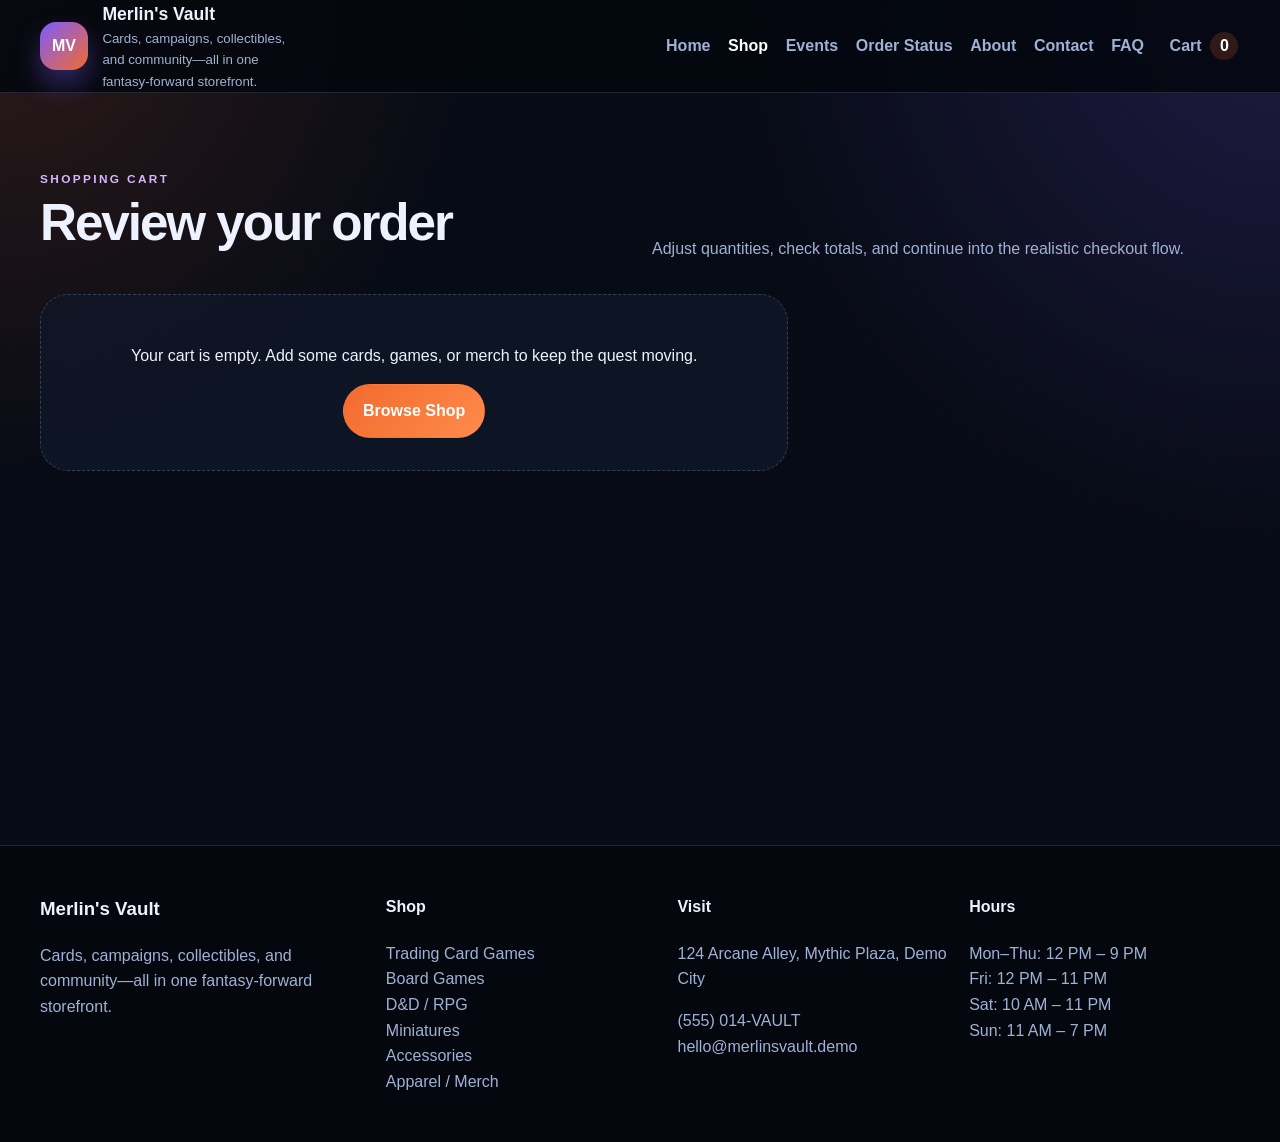
<file: cart.html>
<!DOCTYPE html>
<html lang="en">
<head>
  <meta charset="UTF-8">
  <meta name="viewport" content="width=device-width, initial-scale=1.0">
  <title>Cart | Merlin's Vault</title>
  <meta name="description" content="Merlin's Vault front-end e-commerce prototype built with HTML5, CSS, and JavaScript.">
  <link rel="stylesheet" href="css/styles.css">
  <script defer src="js/data.js"></script>
  <script defer src="js/storage.js"></script>
  <script defer src="js/ui.js"></script>
  <script defer src="js/cart.js"></script>
</head>
<body data-page="shop">
  <div data-header></div>
  <main>
    
<section class="section">
  <div class="shell">
    <div class="section-heading split-heading">
      <div>
        <span class="eyebrow">Shopping cart</span>
        <h1>Review your order</h1>
      </div>
      <p>Adjust quantities, check totals, and continue into the realistic checkout flow.</p>
    </div>
    <div class="content-grid cart-layout">
      <div id="cart-items"></div>
      <aside id="cart-summary"></aside>
    </div>
  </div>
</section>

  </main>
  <div data-footer></div>
</body>
</html>
</file>
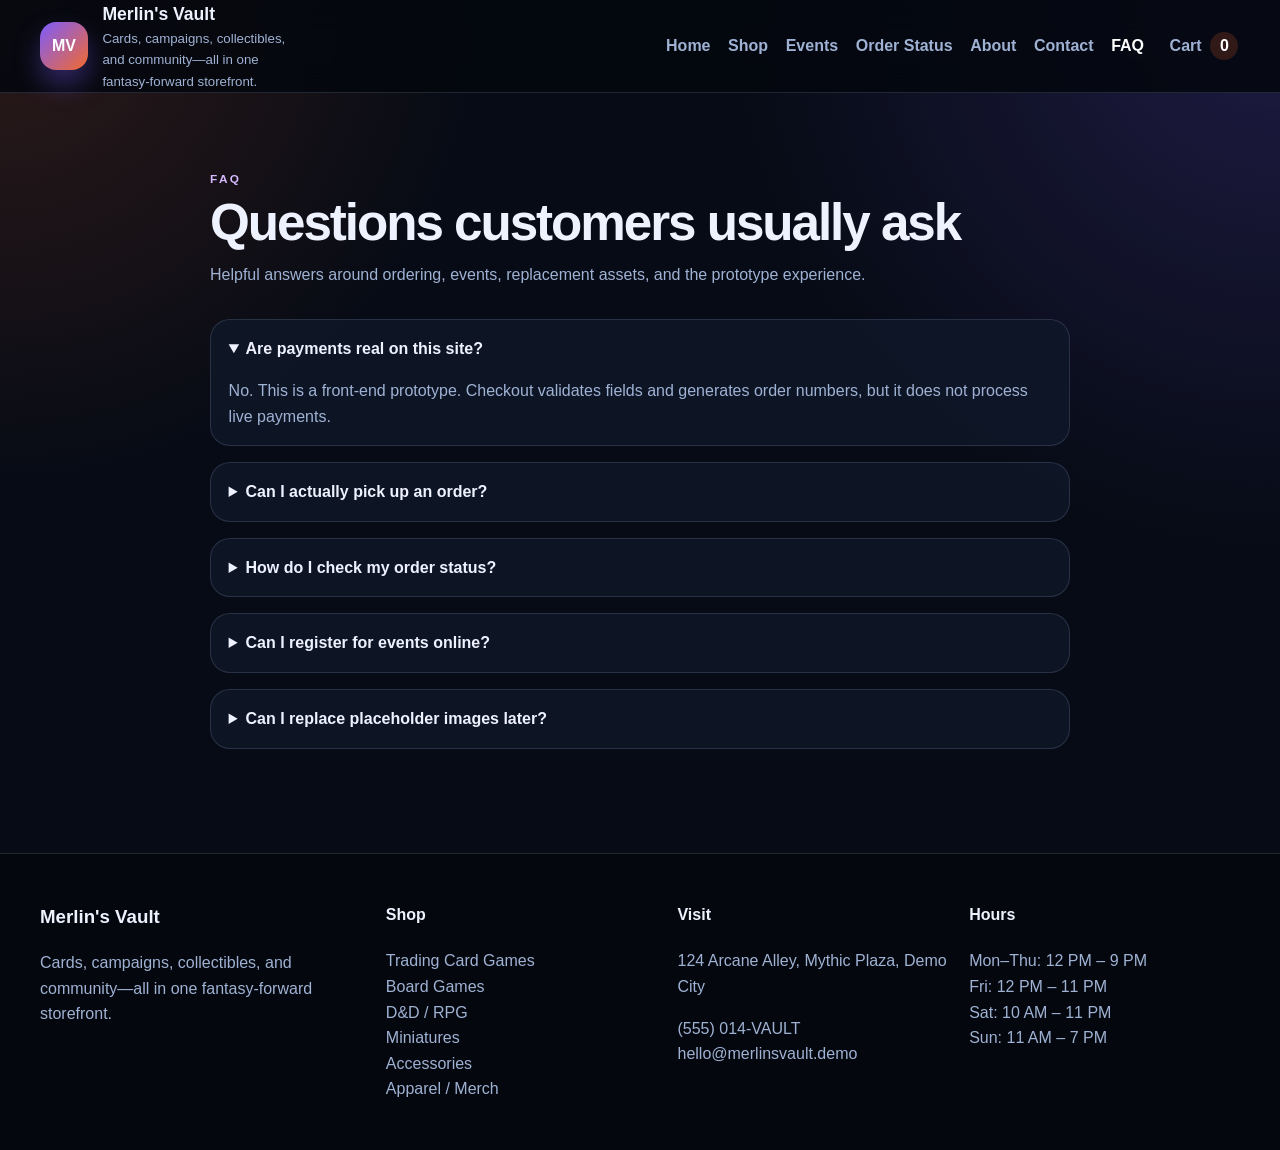
<file: faq.html>
<!DOCTYPE html>
<html lang="en">
<head>
  <meta charset="UTF-8">
  <meta name="viewport" content="width=device-width, initial-scale=1.0">
  <title>FAQ | Merlin's Vault</title>
  <meta name="description" content="Merlin's Vault front-end e-commerce prototype built with HTML5, CSS, and JavaScript.">
  <link rel="stylesheet" href="css/styles.css">
  <script defer src="js/data.js"></script>
  <script defer src="js/storage.js"></script>
  <script defer src="js/ui.js"></script>
  <script defer src="js/faq.js"></script>
</head>
<body data-page="faq">
  <div data-header></div>
  <main>
    
<section class="section">
  <div class="shell narrow-shell">
    <div class="section-heading">
      <span class="eyebrow">FAQ</span>
      <h1>Questions customers usually ask</h1>
      <p>Helpful answers around ordering, events, replacement assets, and the prototype experience.</p>
    </div>
    <div id="faq-list"></div>
  </div>
</section>

  </main>
  <div data-footer></div>
</body>
</html>
</file>
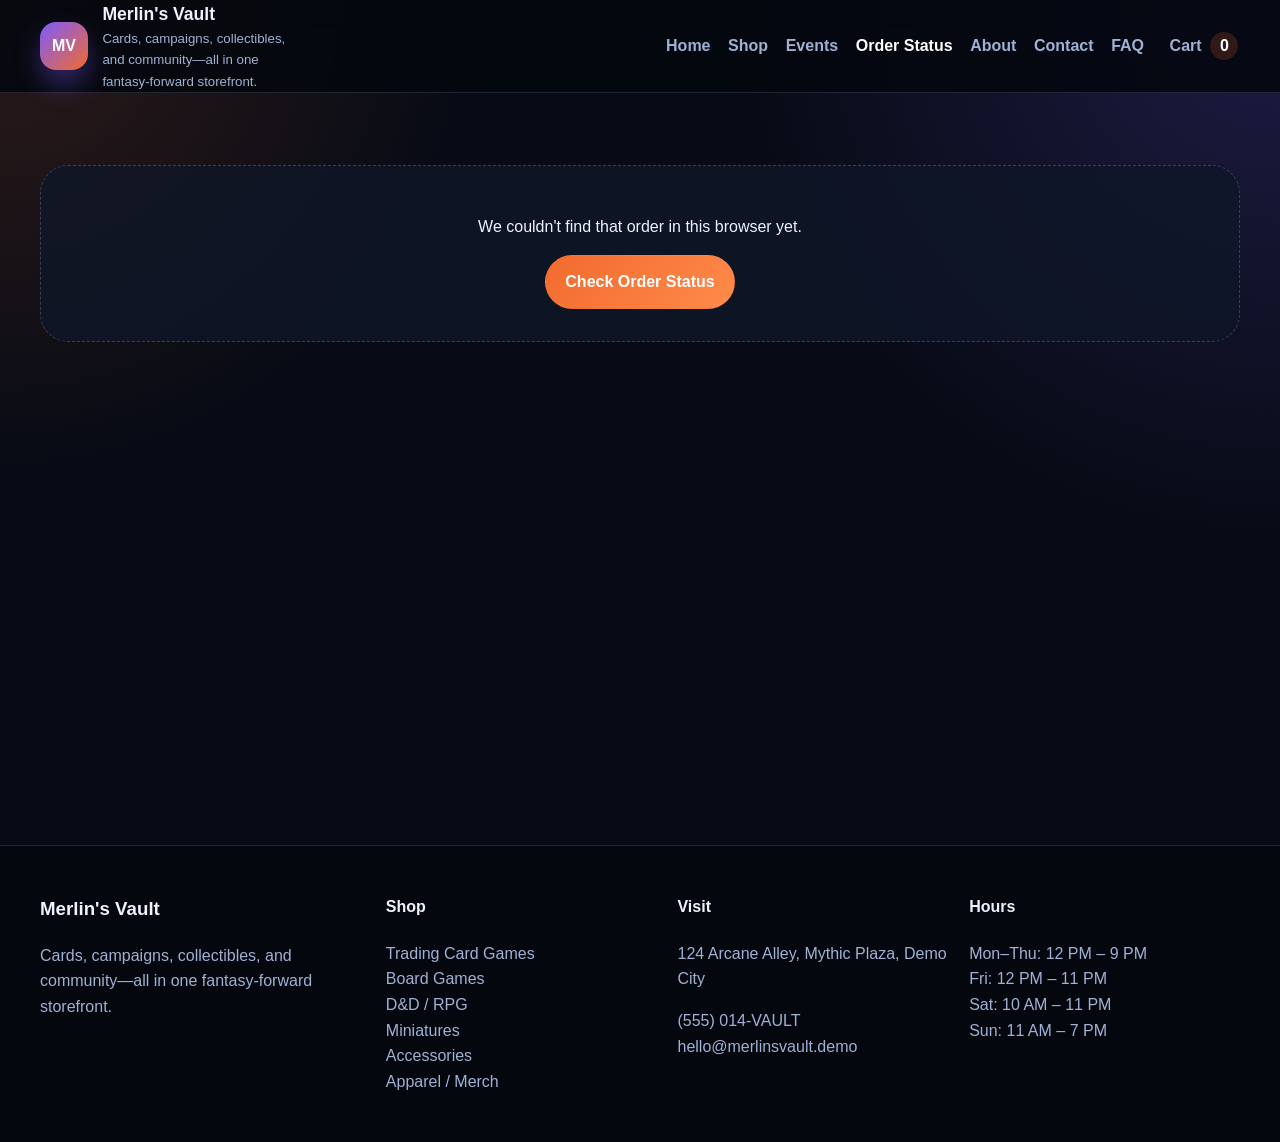
<file: order-confirmation.html>
<!DOCTYPE html>
<html lang="en">
<head>
  <meta charset="UTF-8">
  <meta name="viewport" content="width=device-width, initial-scale=1.0">
  <title>Order Confirmation | Merlin's Vault</title>
  <meta name="description" content="Merlin's Vault front-end e-commerce prototype built with HTML5, CSS, and JavaScript.">
  <link rel="stylesheet" href="css/styles.css">
  <script defer src="js/data.js"></script>
  <script defer src="js/storage.js"></script>
  <script defer src="js/ui.js"></script>
  <script defer src="js/confirmation.js"></script>
</head>
<body data-page="order-status">
  <div data-header></div>
  <main>
    
<section class="section">
  <div class="shell" id="confirmation-root"></div>
</section>

  </main>
  <div data-footer></div>
</body>
</html>
</file>
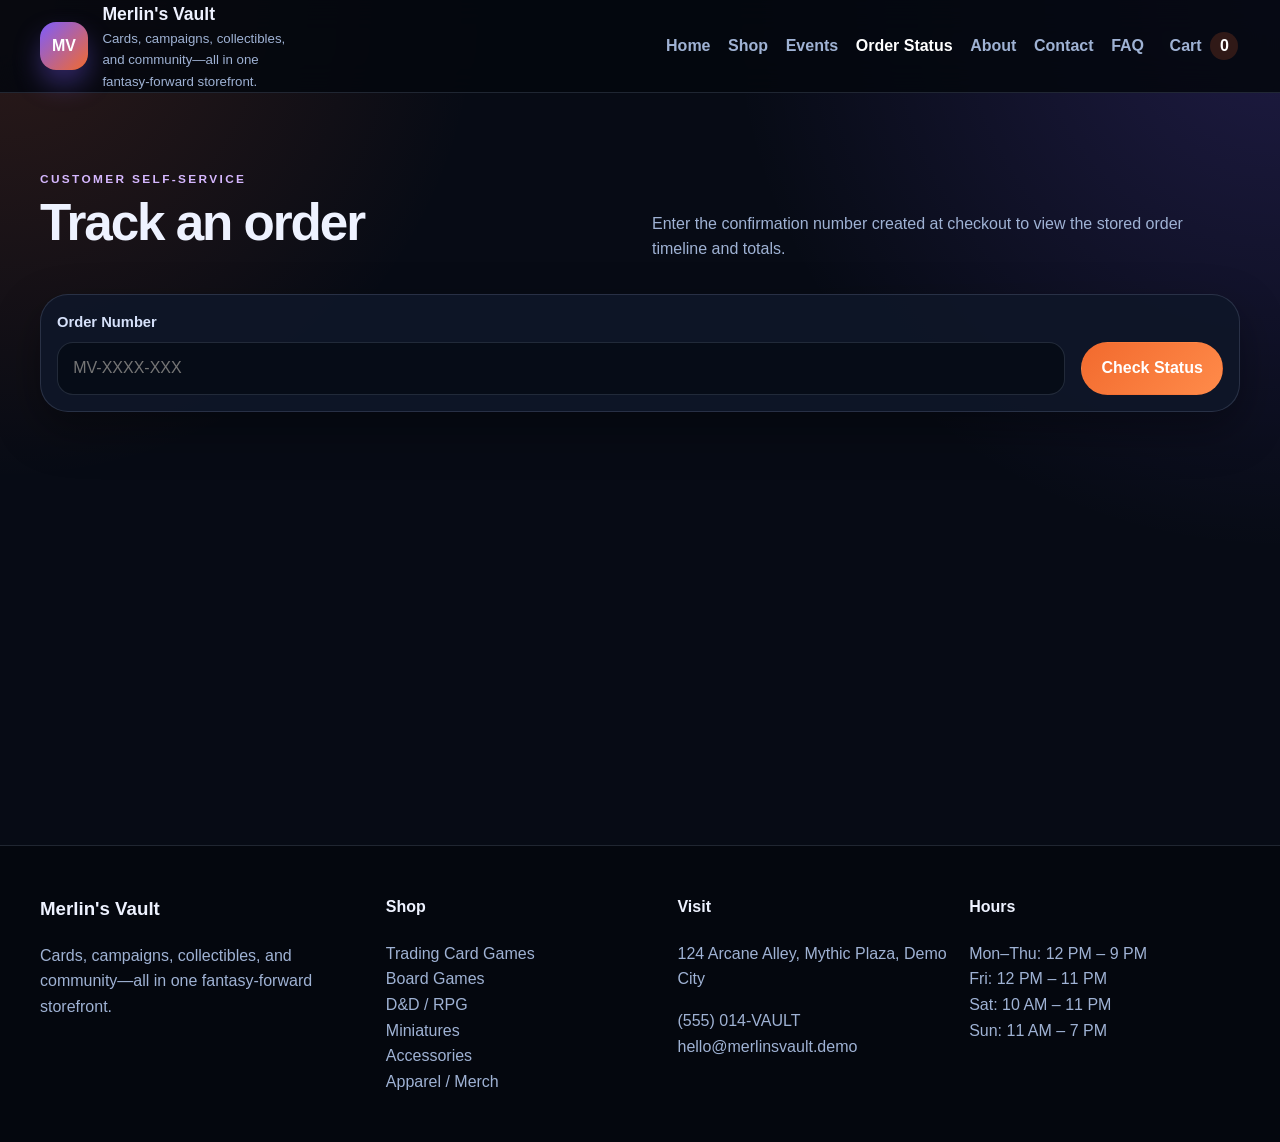
<file: order-status.html>
<!DOCTYPE html>
<html lang="en">
<head>
  <meta charset="UTF-8">
  <meta name="viewport" content="width=device-width, initial-scale=1.0">
  <title>Order Status | Merlin's Vault</title>
  <meta name="description" content="Merlin's Vault front-end e-commerce prototype built with HTML5, CSS, and JavaScript.">
  <link rel="stylesheet" href="css/styles.css">
  <script defer src="js/data.js"></script>
  <script defer src="js/storage.js"></script>
  <script defer src="js/ui.js"></script>
  <script defer src="js/order-status.js"></script>
</head>
<body data-page="order-status">
  <div data-header></div>
  <main>
    
<section class="section">
  <div class="shell">
    <div class="section-heading split-heading">
      <div>
        <span class="eyebrow">Customer self-service</span>
        <h1>Track an order</h1>
      </div>
      <p>Enter the confirmation number created at checkout to view the stored order timeline and totals.</p>
    </div>

    <form class="lookup-card" id="order-status-form">
      <label class="lookup-grow">
        <span class="field-label">Order Number</span>
        <input class="field-input" id="order-number" placeholder="MV-XXXX-XXX">
      </label>
      <button class="button button-primary" type="submit">Check Status</button>
    </form>

    <div class="content-grid two-column" id="order-status-result"></div>
  </div>
</section>

  </main>
  <div data-footer></div>
</body>
</html>
</file>
<file: css/styles.css>
:root {
  --bg: #070b15;
  --bg-soft: #0f1728;
  --surface: #111a2d;
  --surface-alt: #151f36;
  --surface-glass: rgba(17, 26, 45, 0.78);
  --text: #eef2ff;
  --muted: #9fb2d4;
  --line: rgba(159, 178, 212, 0.18);
  --primary: #f26a2e;
  --secondary: #7c5cff;
  --success: #22c55e;
  --warning: #f59e0b;
  --error: #fb7185;
  --shadow: 0 18px 45px rgba(0, 0, 0, 0.35);
  --radius-lg: 28px;
  --radius-md: 20px;
  --radius-sm: 14px;
  --shell: min(1200px, calc(100vw - 2rem));
  --gradient-main: linear-gradient(135deg, rgba(124, 92, 255, 0.18), rgba(242, 106, 46, 0.2));
  --gradient-accent: linear-gradient(135deg, rgba(14, 165, 233, 0.15), rgba(124, 92, 255, 0.24));
  --font: Inter, "Segoe UI", Roboto, Arial, sans-serif;
}

*,
*::before,
*::after {
  box-sizing: border-box;
}

html {
  scroll-behavior: smooth;
}

body {
  margin: 0;
  font-family: var(--font);
  background:
    radial-gradient(circle at top right, rgba(124, 92, 255, 0.2), transparent 32%),
    radial-gradient(circle at top left, rgba(242, 106, 46, 0.16), transparent 28%),
    var(--bg);
  color: var(--text);
  line-height: 1.6;
}

img {
  max-width: 100%;
  display: block;
}

a {
  color: inherit;
  text-decoration: none;
}

button,
input,
select,
textarea {
  font: inherit;
}

main {
  min-height: calc(100vh - 180px);
}

.shell {
  width: var(--shell);
  margin: 0 auto;
}

.narrow-shell {
  max-width: 860px;
  margin: 0 auto;
}

.section {
  padding: 4.5rem 0;
}

.section-alt {
  background: rgba(10, 15, 28, 0.72);
  border-block: 1px solid var(--line);
}

.section-heading {
  margin-bottom: 2rem;
}

.section-heading h1,
.section-heading h2,
.hero-copy h1 {
  margin: 0.35rem 0 0.75rem;
  line-height: 1.05;
  letter-spacing: -0.04em;
}

.section-heading h1 {
  font-size: clamp(2.3rem, 4vw, 4rem);
}

.section-heading h2 {
  font-size: clamp(1.85rem, 3vw, 2.8rem);
}

.hero-copy h1 {
  font-size: clamp(2.7rem, 5vw, 5rem);
}

.section-heading p,
.hero-copy p,
.card-copy p,
.summary-card p,
.product-copy p,
.event-copy p {
  color: var(--muted);
  margin: 0;
}

.split-heading {
  display: flex;
  justify-content: space-between;
  gap: 1.5rem;
  align-items: end;
}

.split-heading > * {
  flex: 1;
}

.compact-heading {
  display: flex;
  justify-content: space-between;
  align-items: center;
}

.eyebrow {
  display: inline-flex;
  align-items: center;
  gap: 0.45rem;
  text-transform: uppercase;
  font-size: 0.74rem;
  letter-spacing: 0.2em;
  color: #d6b8ff;
  font-weight: 700;
}

.page-banner img,
.hero-media img,
.product-hero-card img,
.event-hero-card img,
.media-frame img {
  border-radius: var(--radius-lg);
  box-shadow: var(--shadow);
}

.page-banner {
  padding-top: 2rem;
}

.hero {
  padding: 4rem 0 2rem;
}

.hero-grid {
  display: grid;
  grid-template-columns: 1.1fr 0.9fr;
  gap: 2rem;
  align-items: center;
}

.hero-copy,
.hero-media,
.product-hero-card,
.event-hero-card,
.summary-card,
.form-card,
.lookup-card,
.product-card,
.event-card,
.category-card,
.stat-card,
.confirmation-card {
  background: linear-gradient(180deg, rgba(17, 26, 45, 0.9), rgba(9, 13, 24, 0.92));
  border: 1px solid var(--line);
  border-radius: var(--radius-lg);
  box-shadow: var(--shadow);
}

.hero-copy {
  padding: 2.25rem;
}

.hero-media {
  padding: 1rem;
  background: var(--gradient-main);
}

.button-row,
.card-actions,
.purchase-row {
  display: flex;
  flex-wrap: wrap;
  gap: 0.85rem;
  align-items: center;
  margin-top: 1.5rem;
}

.button {
  display: inline-flex;
  justify-content: center;
  align-items: center;
  min-height: 48px;
  padding: 0.8rem 1.2rem;
  border-radius: 999px;
  border: 1px solid transparent;
  font-weight: 700;
  cursor: pointer;
  transition: transform 0.2s ease, background 0.2s ease, border-color 0.2s ease;
}

.button:hover,
.text-button:hover,
.nav-link:hover,
.cart-link:hover {
  transform: translateY(-1px);
}

.button-primary {
  background: linear-gradient(135deg, var(--primary), #ff8b4a);
  color: white;
}

.button-secondary {
  background: transparent;
  color: white;
  border-color: rgba(255, 255, 255, 0.18);
}

.button-block {
  width: 100%;
}

.site-header {
  position: sticky;
  top: 0;
  z-index: 30;
  background: rgba(4, 7, 14, 0.88);
  backdrop-filter: blur(16px);
  border-bottom: 1px solid var(--line);
}

.header-inner {
  display: flex;
  align-items: center;
  gap: 1rem;
  min-height: 82px;
}

.brand {
  display: inline-flex;
  align-items: center;
  gap: 0.9rem;
  margin-right: auto;
}

.brand strong {
  display: block;
  font-size: 1.1rem;
}

.brand small {
  display: block;
  color: var(--muted);
  font-size: 0.83rem;
  max-width: 28ch;
}

.brand-mark {
  width: 48px;
  height: 48px;
  border-radius: 16px;
  display: grid;
  place-items: center;
  background: linear-gradient(135deg, var(--secondary), var(--primary));
  color: white;
  font-weight: 800;
  box-shadow: 0 14px 26px rgba(124, 92, 255, 0.35);
}

.site-nav {
  display: flex;
  align-items: center;
  gap: 0.9rem;
}

.nav-link,
.cart-link {
  color: var(--muted);
  padding: 0.5rem 0.1rem;
  font-weight: 600;
}

.nav-link.is-active {
  color: white;
}

.cart-link {
  display: inline-flex;
  align-items: center;
  gap: 0.55rem;
  margin-left: 0.5rem;
}

.cart-badge,
.count-pill,
.status-pill,
.modal-pill,
.chip {
  display: inline-flex;
  align-items: center;
  justify-content: center;
  border-radius: 999px;
  white-space: nowrap;
}

.cart-badge {
  min-width: 28px;
  min-height: 28px;
  background: rgba(242, 106, 46, 0.18);
  color: white;
}

.count-pill {
  padding: 0.45rem 0.8rem;
  background: rgba(124, 92, 255, 0.16);
  color: #e6e0ff;
  font-weight: 700;
}

.mobile-menu-button {
  display: none;
  width: 48px;
  height: 48px;
  padding: 0;
  border: 1px solid var(--line);
  border-radius: 14px;
  background: transparent;
  cursor: pointer;
}

.mobile-menu-button span {
  display: block;
  width: 20px;
  height: 2px;
  background: white;
  margin: 5px auto;
}

.card-grid {
  display: grid;
  gap: 1.25rem;
}

.three-up {
  grid-template-columns: repeat(3, minmax(0, 1fr));
}

.four-up {
  grid-template-columns: repeat(4, minmax(0, 1fr));
}

.product-card,
.event-card,
.category-card {
  overflow: hidden;
}

.media-frame {
  display: block;
  padding: 0.9rem;
  background: var(--gradient-accent);
}

.media-frame img {
  width: 100%;
  aspect-ratio: 1 / 1;
  object-fit: cover;
}

.event-media img,
#event-image,
.page-banner img {
  aspect-ratio: 16 / 9;
}

.card-copy,
.summary-card,
.form-card,
.confirmation-card,
.product-copy,
.event-copy {
  padding: 1.35rem;
}

.card-copy h3,
.summary-card h2,
.summary-card h3,
.form-card h2,
.product-copy h2,
.event-copy h2 {
  margin: 0.35rem 0 0.6rem;
}

.card-copy h3 a:hover,
.summary-card a:hover {
  color: #ffd3bf;
}

.card-meta,
.inline-meta,
.summary-line {
  display: flex;
  flex-wrap: wrap;
  gap: 0.8rem;
  justify-content: space-between;
  align-items: center;
}

.card-meta {
  margin-top: 1rem;
}

.inline-meta {
  padding: 0;
  margin: 1rem 0 0;
  list-style: none;
  color: var(--muted);
}

.content-grid {
  display: grid;
  gap: 1.5rem;
}

.two-column {
  grid-template-columns: repeat(2, minmax(0, 1fr));
}

.three-column {
  grid-template-columns: repeat(3, minmax(0, 1fr));
}

.stats-grid {
  display: grid;
  gap: 1rem;
  grid-template-columns: repeat(4, minmax(0, 1fr));
}

.stat-card {
  padding: 1.5rem;
  text-align: center;
  background: var(--gradient-main);
}

.stat-card strong {
  display: block;
  font-size: 2rem;
  margin-bottom: 0.35rem;
}

.product-layout {
  display: grid;
  grid-template-columns: 0.95fr 1.05fr;
  gap: 1.6rem;
  align-items: start;
}

.product-hero-card,
.event-hero-card {
  padding: 1rem;
  background: var(--gradient-main);
}

.product-copy,
.event-copy {
  position: sticky;
  top: 112px;
}

.price-lockup {
  font-size: 1.65rem;
  font-weight: 800;
  letter-spacing: -0.04em;
}

.feature-list,
.timeline-list {
  padding-left: 1.2rem;
  color: var(--muted);
}

.feature-list li + li,
.timeline-list li + li {
  margin-top: 0.55rem;
}

.quantity-input {
  max-width: 110px;
}

.cart-layout {
  grid-template-columns: 1.4fr 0.8fr;
  align-items: start;
}

.cart-item {
  display: grid;
  grid-template-columns: 120px 1fr 120px 120px;
  gap: 1rem;
  align-items: center;
  padding: 1rem;
  margin-bottom: 1rem;
  border: 1px solid var(--line);
  border-radius: var(--radius-md);
  background: rgba(17, 26, 45, 0.82);
}

.cart-item img {
  border-radius: var(--radius-sm);
}

.cart-price {
  text-align: right;
  font-weight: 800;
  font-size: 1.1rem;
}

.summary-card,
.form-card,
.lookup-card,
.confirmation-card {
  background: rgba(15, 23, 40, 0.9);
}

.summary-stack {
  display: grid;
  gap: 0.75rem;
}

.summary-line {
  padding: 0.35rem 0;
  border-bottom: 1px solid rgba(159, 178, 212, 0.1);
}

.total-line {
  border-top: 1px solid rgba(159, 178, 212, 0.18);
  border-bottom: none;
  padding-top: 0.9rem;
  margin-top: 0.35rem;
  font-size: 1.08rem;
}

.form-card,
.lookup-card {
  display: grid;
  gap: 1rem;
}

.form-section {
  display: grid;
  gap: 0.9rem;
}

.field-label {
  display: block;
  margin-bottom: 0.45rem;
  color: #d6e1fa;
  font-size: 0.92rem;
  font-weight: 600;
}

.field-input {
  width: 100%;
  min-height: 48px;
  padding: 0.8rem 0.95rem;
  border-radius: 16px;
  border: 1px solid rgba(159, 178, 212, 0.18);
  background: rgba(5, 10, 18, 0.72);
  color: white;
}

.field-input:focus {
  outline: 2px solid rgba(124, 92, 255, 0.45);
  border-color: rgba(124, 92, 255, 0.4);
}

.field-textarea {
  min-height: 140px;
  resize: vertical;
}

.checkout-grid {
  display: grid;
  gap: 1.5rem;
  grid-template-columns: 1.15fr 0.85fr;
  align-items: start;
}

.lookup-card {
  grid-template-columns: 1fr auto;
  align-items: end;
  padding: 1rem;
  margin-bottom: 1.5rem;
}

.lookup-grow {
  width: 100%;
}

.empty-state {
  padding: 2rem;
  border: 1px dashed rgba(159, 178, 212, 0.28);
  border-radius: var(--radius-lg);
  text-align: center;
  background: rgba(15, 23, 40, 0.8);
}

.chip-row {
  display: flex;
  flex-wrap: wrap;
  gap: 0.7rem;
  margin-bottom: 1.25rem;
}

.chip {
  padding: 0.6rem 0.95rem;
  background: rgba(124, 92, 255, 0.12);
  color: #dfd8ff;
  border: 1px solid rgba(124, 92, 255, 0.2);
  font-weight: 700;
}

.chip.is-active {
  background: rgba(242, 106, 46, 0.16);
  border-color: rgba(242, 106, 46, 0.35);
}

.filter-bar {
  display: grid;
  grid-template-columns: 1.2fr 0.8fr 0.8fr;
  gap: 1rem;
  margin-bottom: 1.5rem;
}

.text-button {
  border: 0;
  background: none;
  color: #ffbc99;
  cursor: pointer;
  padding: 0;
}

.confirmation-card {
  padding: 2rem;
  margin-bottom: 1.5rem;
  background: var(--gradient-main);
}

.order-number-banner {
  margin-top: 1rem;
  padding: 0.95rem 1.2rem;
  border-radius: 18px;
  font-size: clamp(1.3rem, 2vw, 2rem);
  font-weight: 800;
  letter-spacing: 0.1em;
  background: rgba(5, 10, 18, 0.42);
  border: 1px solid rgba(255, 255, 255, 0.14);
}

.status-pills {
  display: flex;
  flex-wrap: wrap;
  gap: 0.75rem;
  margin-top: 1rem;
}

.status-pill {
  padding: 0.5rem 0.85rem;
  background: rgba(124, 92, 255, 0.14);
  border: 1px solid rgba(124, 92, 255, 0.22);
  color: #dfd8ff;
  font-size: 0.88rem;
  font-weight: 700;
}

.status-pill.is-live {
  background: rgba(34, 197, 94, 0.14);
  color: #c8f7d8;
  border-color: rgba(34, 197, 94, 0.24);
}

.timeline-list {
  margin: 1rem 0 0;
}

.timeline-list li {
  position: relative;
  padding-left: 0.35rem;
}

.timeline-list li.current {
  color: #ffe0d1;
}

.timeline-list li.complete {
  color: #c9f7d8;
}

.footer-grid {
  display: grid;
  grid-template-columns: 1.2fr 1fr 1fr 1fr;
  gap: 1.3rem;
}

.site-footer {
  padding: 3rem 0;
  margin-top: 2rem;
  border-top: 1px solid var(--line);
  background: rgba(4, 7, 14, 0.9);
}

.site-footer h3,
.site-footer h4 {
  margin-top: 0;
}

.site-footer p,
.site-footer li,
.site-footer a {
  color: var(--muted);
}

.site-footer ul {
  list-style: none;
  padding: 0;
  margin: 0;
}

.modal {
  position: fixed;
  inset: 0;
  display: none;
  z-index: 40;
}

.modal.is-visible {
  display: block;
}

.modal-backdrop {
  position: absolute;
  inset: 0;
  background: rgba(4, 7, 14, 0.7);
  backdrop-filter: blur(10px);
}

.modal-card {
  position: relative;
  width: min(520px, calc(100vw - 2rem));
  margin: 12vh auto 0;
  padding: 2rem;
  border-radius: var(--radius-lg);
  background: rgba(10, 15, 28, 0.98);
  border: 1px solid var(--line);
  box-shadow: var(--shadow);
}

.modal-close {
  position: absolute;
  top: 0.8rem;
  right: 0.8rem;
  width: 40px;
  height: 40px;
  border: 0;
  border-radius: 999px;
  background: rgba(255, 255, 255, 0.06);
  color: white;
  cursor: pointer;
}

.modal-pill {
  width: 62px;
  height: 10px;
  margin-bottom: 1rem;
  background: rgba(124, 92, 255, 0.3);
}

.modal-pill[data-tone="success"] {
  background: rgba(34, 197, 94, 0.62);
}

.modal-pill[data-tone="warning"] {
  background: rgba(245, 158, 11, 0.62);
}

.modal-pill[data-tone="error"] {
  background: rgba(251, 113, 133, 0.62);
}

.faq-item {
  border: 1px solid var(--line);
  border-radius: var(--radius-md);
  background: rgba(15, 23, 40, 0.88);
  padding: 1rem 1.1rem;
}

.faq-item + .faq-item {
  margin-top: 1rem;
}

.faq-item summary {
  cursor: pointer;
  font-weight: 700;
}

.faq-item p {
  color: var(--muted);
  margin-bottom: 0;
}

@media (max-width: 1080px) {
  .three-up,
  .four-up,
  .stats-grid,
  .footer-grid,
  .three-column,
  .checkout-grid,
  .two-column,
  .product-layout,
  .hero-grid,
  .cart-layout,
  .event-layout {
    grid-template-columns: 1fr 1fr;
  }

  .four-up {
    grid-template-columns: repeat(2, 1fr);
  }

  .footer-grid {
    grid-template-columns: repeat(2, 1fr);
  }

  .cart-item {
    grid-template-columns: 100px 1fr;
  }

  .cart-price {
    text-align: left;
  }

  .product-copy,
  .event-copy {
    position: static;
  }
}

@media (max-width: 760px) {
  .section {
    padding: 3.4rem 0;
  }

  .hero-grid,
  .three-up,
  .four-up,
  .stats-grid,
  .two-column,
  .three-column,
  .checkout-grid,
  .product-layout,
  .cart-layout,
  .event-layout,
  .footer-grid,
  .filter-bar {
    grid-template-columns: 1fr;
  }

  .split-heading,
  .compact-heading,
  .lookup-card,
  .header-inner {
    display: block;
  }

  .brand {
    margin-right: 0;
  }

  .mobile-menu-button {
    display: inline-block;
    float: right;
    margin-top: -56px;
  }

  .site-nav {
    display: none;
    flex-direction: column;
    align-items: stretch;
    gap: 0.5rem;
    padding: 1rem 0 1.2rem;
  }

  .site-nav.is-open {
    display: flex;
  }

  .cart-link {
    margin-left: 0;
  }

  .lookup-card {
    padding: 1rem;
  }

  .button-row,
  .purchase-row,
  .card-actions {
    flex-direction: column;
    align-items: stretch;
  }

  .cart-item {
    grid-template-columns: 1fr;
  }
}

/* Unit 9 polish pass: scalable cards, real-photo image handling, and mobile overflow fixes */
.shell {
  width: min(1200px, calc(100vw - clamp(1rem, 4vw, 2rem)));
}

.section-heading,
.card-copy,
.product-copy,
.event-copy,
.summary-card,
.form-card,
.lookup-card,
.confirmation-card,
.hero-copy,
.brand,
.site-nav,
.product-card,
.event-card,
.category-card {
  min-width: 0;
}

.section-heading h1,
.section-heading h2,
.hero-copy h1,
.card-copy h3,
.product-copy h2,
.event-copy h2,
.card-copy p,
.product-copy p,
.event-copy p {
  overflow-wrap: anywhere;
}

.three-up,
.four-up {
  grid-template-columns: repeat(auto-fit, minmax(min(100%, 285px), 1fr));
}

.stats-grid {
  grid-template-columns: repeat(auto-fit, minmax(min(100%, 180px), 1fr));
}

.product-card,
.event-card,
.category-card {
  display: grid;
  grid-template-rows: auto 1fr;
  height: 100%;
}

.product-card .card-copy,
.event-card .card-copy,
.category-card .card-copy {
  display: flex;
  flex-direction: column;
  height: 100%;
}

.product-card .card-copy p,
.event-card .card-copy p,
.category-card .card-copy p {
  display: -webkit-box;
  -webkit-line-clamp: 3;
  -webkit-box-orient: vertical;
  overflow: hidden;
}

.product-card .card-meta,
.event-card .inline-meta,
.category-card .button,
.product-card .card-actions,
.event-card .card-actions {
  margin-top: auto;
}

.media-frame {
  padding: 0;
  overflow: hidden;
  background: #0d1526;
  border-bottom: 1px solid var(--line);
}

.media-frame img {
  width: 100%;
  height: auto;
  aspect-ratio: 4 / 3;
  object-fit: cover;
  border-radius: 0;
  transition: transform 0.25s ease, filter 0.25s ease;
}

.product-card .media-frame img {
  aspect-ratio: 1 / 1;
  object-fit: cover;
}

.category-card .media-frame img,
.event-card .media-frame img {
  aspect-ratio: 16 / 10;
}

.product-card:hover .media-frame img,
.event-card:hover .media-frame img,
.category-card:hover .media-frame img {
  transform: scale(1.03);
  filter: brightness(1.08);
}

.card-meta strong,
.price-lockup {
  color: #fff2e8;
}

.card-meta span,
.status-pill,
.count-pill {
  max-width: 100%;
  overflow-wrap: anywhere;
}

.button {
  white-space: normal;
  text-align: center;
}

.hero-media img,
.product-hero-card img,
.event-hero-card img,
.page-banner img,
#category-banner,
#product-image,
#event-image {
  width: 100%;
  aspect-ratio: 16 / 9;
  object-fit: cover;
}

.product-hero-card img,
#product-image {
  aspect-ratio: 1 / 1;
}

@media (max-width: 1080px) {
  .three-up,
  .four-up {
    grid-template-columns: repeat(auto-fit, minmax(min(100%, 260px), 1fr));
  }
}

@media (max-width: 760px) {
  .hero,
  .section {
    padding-left: 0;
    padding-right: 0;
  }

  .card-copy,
  .summary-card,
  .form-card,
  .confirmation-card,
  .product-copy,
  .event-copy,
  .hero-copy {
    padding: 1.1rem;
  }

  .section-heading h1 {
    font-size: clamp(2rem, 11vw, 3rem);
  }

  .section-heading h2,
  .hero-copy h1 {
    font-size: clamp(1.8rem, 10vw, 2.8rem);
  }

  .brand small {
    display: none;
  }

  .header-inner {
    min-height: 72px;
  }

  .site-nav .nav-link,
  .cart-link {
    padding: 0.85rem 0;
    border-top: 1px solid var(--line);
  }
}
</file>
